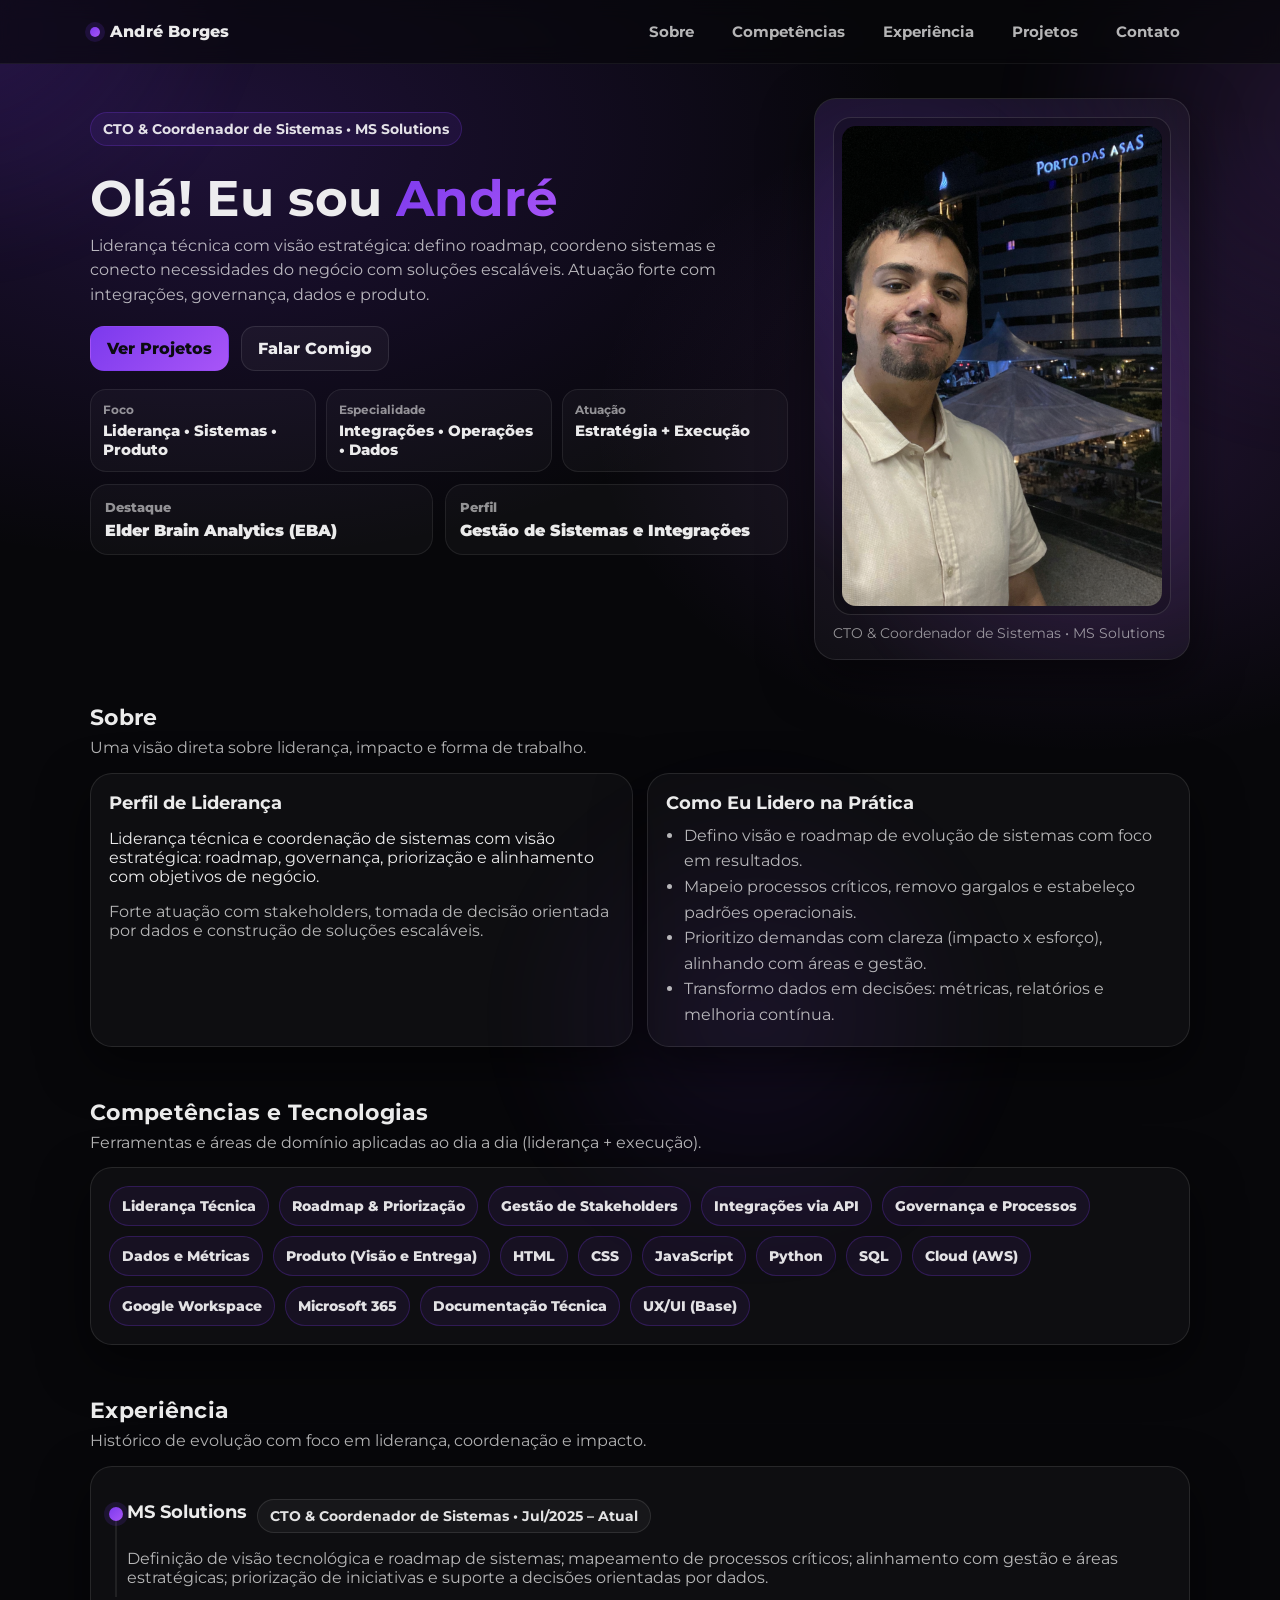
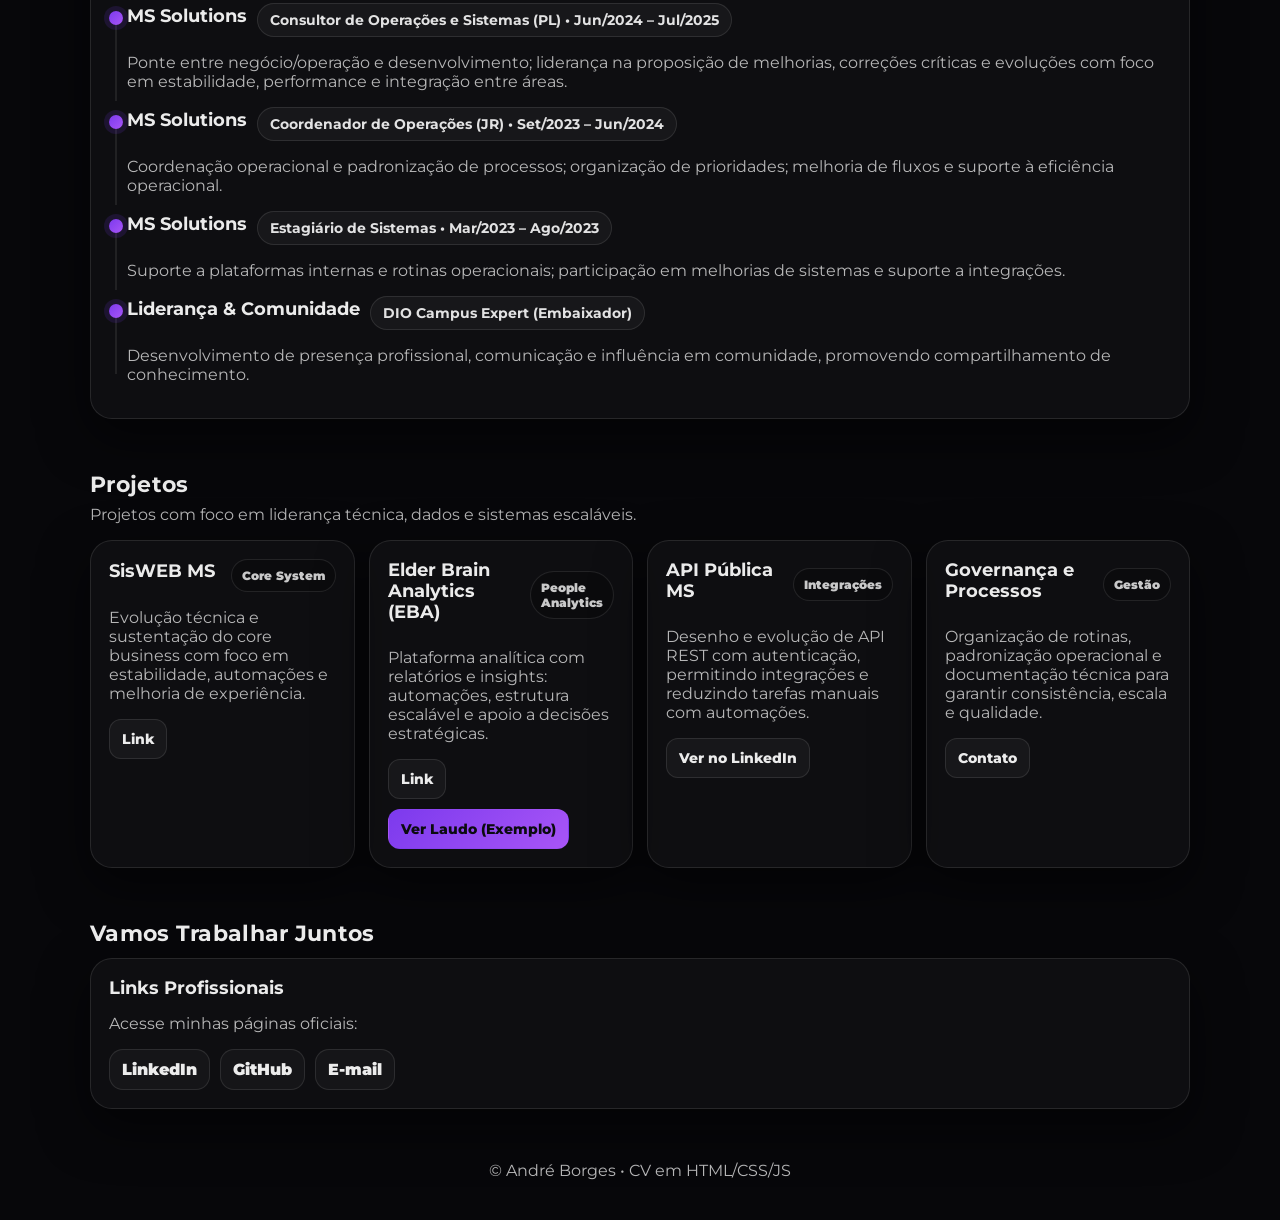
<file: index.html>
<!doctype html>
<html lang="pt-br">
<head>
  <meta charset="utf-8" />
  <meta name="viewport" content="width=device-width, initial-scale=1" />
  <title>André Borges | CV</title>

  <link rel="preconnect" href="https://fonts.googleapis.com">
  <link rel="preconnect" href="https://fonts.gstatic.com" crossorigin>
  <link href="https://fonts.googleapis.com/css2?family=Montserrat:wght@400;500;600;700;800&display=swap" rel="stylesheet">
  <link rel="stylesheet" href="styles.css" />
  <script src="main.js"></script>

</head>

<body>
  <div class="bg-glow" aria-hidden="true"></div>

  <!-- Navbar -->
  <header class="nav">
    <div class="container nav__inner">
      <a class="brand" href="#top">
        <span class="brand__dot"></span>
        <span>André Borges</span>
      </a>

      <nav class="menu" aria-label="Navegação">
        <a href="#sobre">Sobre</a>
        <a href="#competencias">Competências</a>
        <a href="#experiencia">Experiência</a>
        <a href="#projetos">Projetos</a>
        <a href="#contato">Contato</a>
      </nav>

      <button class="hamburger" id="hamburger" aria-label="Abrir menu" aria-expanded="false">
        <span></span><span></span><span></span>
      </button>
    </div>

    <div class="mobile" id="mobileMenu" aria-label="Menu mobile">
      <a href="#sobre">Sobre</a>
      <a href="#competencias">Competências</a>
      <a href="#experiencia">Experiência</a>
      <a href="#projetos">Projetos</a>
      <a href="#contato">Contato</a>
    </div>
  </header>

  <main id="top" class="container">

    <!-- Hero -->
    <section class="hero">
      <div class="hero__left">
        <p class="pill">CTO & Coordenador de Sistemas • MS Solutions</p>
        <h1>Olá! Eu sou <span class="accent">André</span></h1>

        <p class="subtitle">
          Liderança técnica com visão estratégica: defino roadmap, coordeno sistemas e conecto necessidades do negócio
          com soluções escaláveis. Atuação forte com integrações, governança, dados e produto.
        </p>

        <div class="cta">
          <a class="btn btn--primary" href="#projetos">Ver Projetos</a>
          <a class="btn btn--ghost" href="#contato">Falar Comigo</a>
        </div>

        <div class="meta">
          <div class="meta__item">
            <span class="meta__label">Foco</span>
            <span class="meta__value">Liderança • Sistemas • Produto</span>
          </div>
          <div class="meta__item">
            <span class="meta__label">Especialidade</span>
            <span class="meta__value">Integrações • Operações • Dados</span>
          </div>
          <div class="meta__item">
            <span class="meta__label">Atuação</span>
            <span class="meta__value">Estratégia + Execução</span>
          </div>
        </div>

        <!-- ✅ mini-cards movidos para BAIXO do meta -->
        <div class="mini-cards mini-cards--left">
          <div class="mini-card">
            <p class="mini-card__title">Destaque</p>
            <p class="mini-card__text">Elder Brain Analytics (EBA)</p>
          </div>

          <div class="mini-card">
            <p class="mini-card__title">Perfil</p>
            <p class="mini-card__text">Gestão de Sistemas e Integrações</p>
          </div>
        </div>
      </div>

      <div class="hero__right">
        <div class="avatar">
          <div class="avatar__ring"></div>

          <div class="avatar__face" aria-label="Foto do André">
            <!-- ✅ caminho relativo -->
            <img src="assets/foto-andre.png" alt="Foto do André" class="avatar__img">
          </div>

          <p class="avatar__hint">CTO & Coordenador de Sistemas • MS Solutions</p>
        </div>
      </div>
    </section>

    <!-- Sobre -->
    <section id="sobre" class="section">
      <div class="section__head">
        <h2>Sobre</h2>
        <p>Uma visão direta sobre liderança, impacto e forma de trabalho.</p>
      </div>

      <div class="grid-2">
        <div class="card">
          <h3>Perfil de Liderança</h3>
          <p>
            Liderança técnica e coordenação de sistemas com visão estratégica: roadmap, governança, priorização e
            alinhamento com objetivos de negócio.
          </p>
          <p class="muted">
            Forte atuação com stakeholders, tomada de decisão orientada por dados e construção de soluções escaláveis.
          </p>
        </div>

        <div class="card">
          <h3>Como Eu Lidero na Prática</h3>
          <ul class="list">
            <li>Defino visão e roadmap de evolução de sistemas com foco em resultados.</li>
            <li>Mapeio processos críticos, removo gargalos e estabeleço padrões operacionais.</li>
            <li>Prioritizo demandas com clareza (impacto x esforço), alinhando com áreas e gestão.</li>
            <li>Transformo dados em decisões: métricas, relatórios e melhoria contínua.</li>
          </ul>
        </div>
      </div>
    </section>

    <!-- Competências -->
    <section id="competencias" class="section">
      <div class="section__head">
        <h2>Competências e Tecnologias</h2>
        <p>Ferramentas e áreas de domínio aplicadas ao dia a dia (liderança + execução).</p>
      </div>

      <div class="card">
        <div class="tags">
          <span class="tag">Liderança Técnica</span>
          <span class="tag">Roadmap & Priorização</span>
          <span class="tag">Gestão de Stakeholders</span>
          <span class="tag">Integrações via API</span>
          <span class="tag">Governança e Processos</span>
          <span class="tag">Dados e Métricas</span>
          <span class="tag">Produto (Visão e Entrega)</span>
          <span class="tag">HTML</span>
          <span class="tag">CSS</span>
          <span class="tag">JavaScript</span>
          <span class="tag">Python</span>
          <span class="tag">SQL</span>
          <span class="tag">Cloud (AWS)</span>
          <span class="tag">Google Workspace</span>
          <span class="tag">Microsoft 365</span>
          <span class="tag">Documentação Técnica</span>
          <span class="tag">UX/UI (Base)</span>
        </div>
      </div>
    </section>

    <!-- Experiência -->
    <section id="experiencia" class="section">
      <div class="section__head">
        <h2>Experiência</h2>
        <p>Histórico de evolução com foco em liderança, coordenação e impacto.</p>
      </div>

      <div class="card timeline">
        <div class="tl-item">
          <div class="tl-dot"></div>
          <div class="tl-content">
            <div class="tl-top">
              <h3>MS Solutions</h3>
              <span class="pill pill--soft">CTO & Coordenador de Sistemas • Jul/2025 – Atual</span>
            </div>
            <p class="muted">
              Definição de visão tecnológica e roadmap de sistemas; mapeamento de processos críticos; alinhamento com
              gestão e áreas estratégicas; priorização de iniciativas e suporte a decisões orientadas por dados.
            </p>
          </div>
        </div>

        <div class="tl-item">
          <div class="tl-dot"></div>
          <div class="tl-content">
            <div class="tl-top">
              <h3>MS Solutions</h3>
              <span class="pill pill--soft">Consultor de Operações e Sistemas (PL) • Jun/2024 – Jul/2025</span>
            </div>
            <p class="muted">
              Ponte entre negócio/operação e desenvolvimento; liderança na proposição de melhorias, correções críticas e
              evoluções com foco em estabilidade, performance e integração entre áreas.
            </p>
          </div>
        </div>

        <div class="tl-item">
          <div class="tl-dot"></div>
          <div class="tl-content">
            <div class="tl-top">
              <h3>MS Solutions</h3>
              <span class="pill pill--soft">Coordenador de Operações (JR) • Set/2023 – Jun/2024</span>
            </div>
            <p class="muted">
              Coordenação operacional e padronização de processos; organização de prioridades; melhoria de fluxos e suporte
              à eficiência operacional.
            </p>
          </div>
        </div>

        <div class="tl-item">
          <div class="tl-dot"></div>
          <div class="tl-content">
            <div class="tl-top">
              <h3>MS Solutions</h3>
              <span class="pill pill--soft">Estagiário de Sistemas • Mar/2023 – Ago/2023</span>
            </div>
            <p class="muted">
              Suporte a plataformas internas e rotinas operacionais; participação em melhorias de sistemas e suporte a integrações.
            </p>
          </div>
        </div>

        <div class="tl-item">
          <div class="tl-dot"></div>
          <div class="tl-content">
            <div class="tl-top">
              <h3>Liderança & Comunidade</h3>
              <span class="pill pill--soft">DIO Campus Expert (Embaixador)</span>
            </div>
            <p class="muted">
              Desenvolvimento de presença profissional, comunicação e influência em comunidade, promovendo compartilhamento de conhecimento.
            </p>
          </div>
        </div>
      </div>
    </section>

    <!-- Projetos -->
    <section id="projetos" class="section">
      <div class="section__head">
        <h2>Projetos</h2>
        <p>Projetos com foco em liderança técnica, dados e sistemas escaláveis.</p>
      </div>

      <div class="projects">
        <article class="project card">
          <div class="project__top">
            <h3>SisWEB MS</h3>
            <span class="badge">Core System</span>
          </div>
          <p class="muted">
            Evolução técnica e sustentação do core business com foco em estabilidade, automações e melhoria de experiência.
          </p>
          <div class="project__actions">
            <a class="btn btn--ghost btn--sm" href="https://www.areadoclientems.com.br/login" target="_blank" rel="noreferrer">Link</a>
          </div>
        </article>

        <article class="project card">
          <div class="project__top">
            <h3>Elder Brain Analytics (EBA)</h3>
            <span class="badge">People Analytics</span>
          </div>
          <p class="muted">
            Plataforma analítica com relatórios e insights: automações, estrutura escalável e apoio a decisões estratégicas.
          </p>
          <div class="project__actions">
            <a class="btn btn--ghost btn--sm" href="https://elderbrainanalytics.cloud" target="_blank" rel="noreferrer">Link</a>

            <!-- ✅ caminho relativo (corrige Cannot GET /cv-site/...) -->
            <a class="btn btn--primary btn--sm" href="assets/laudo_eba_exemplo.pdf" target="_blank" rel="noreferrer">
              Ver Laudo (Exemplo)
            </a>
          </div>
        </article>

        <article class="project card">
          <div class="project__top">
            <h3>API Pública MS</h3>
            <span class="badge">Integrações</span>
          </div>
          <p class="muted">
            Desenho e evolução de API REST com autenticação, permitindo integrações e reduzindo tarefas manuais com automações.
          </p>
          <div class="project__actions">
            <a class="btn btn--ghost btn--sm" href="https://www.linkedin.com/in/andre-de-lima-miranda-borges/" target="_blank" rel="noreferrer">
              Ver no LinkedIn
            </a>
          </div>
        </article>

        <article class="project card">
          <div class="project__top">
            <h3>Governança e Processos</h3>
            <span class="badge">Gestão</span>
          </div>
          <p class="muted">
            Organização de rotinas, padronização operacional e documentação técnica para garantir consistência, escala e qualidade.
          </p>
          <div class="project__actions">
            <a class="btn btn--ghost btn--sm" href="#contato">Contato</a>
          </div>
        </article>
      </div>
    </section>

    <!-- Contato -->
    <section id="contato" class="section">
    <div class="section__head">
        <h2>Vamos Trabalhar Juntos</h2>
    </div>

  <!-- Links -->
        <div class="card">
        <h3>Links Profissionais</h3>
        <p class="muted">Acesse minhas páginas oficiais:</p>

        <div class="social">
            <a class="social__item" href="https://www.linkedin.com/in/andre-de-lima-miranda-borges/" target="_blank" rel="noreferrer">LinkedIn</a>
            <a class="social__item" href="https://github.com/andredelimamborges?tab=repositories" target="_blank" rel="noreferrer">GitHub</a>

            <!-- ✅ e-mail correto -->
            <a class="social__item" href="mailto:andre77llmb@gmail.com">E-mail</a>
        </div>
        </div>
    </div>
    </section>
     
    <footer class="footer">
      <span class="muted">© <span id="year"></span> André Borges • CV em HTML/CSS/JS</span>
    </footer>
  </main>

  <!-- ✅ seu arquivo é main.js -->
  <script src="main.js"></script>
</body>
</html>
</file>
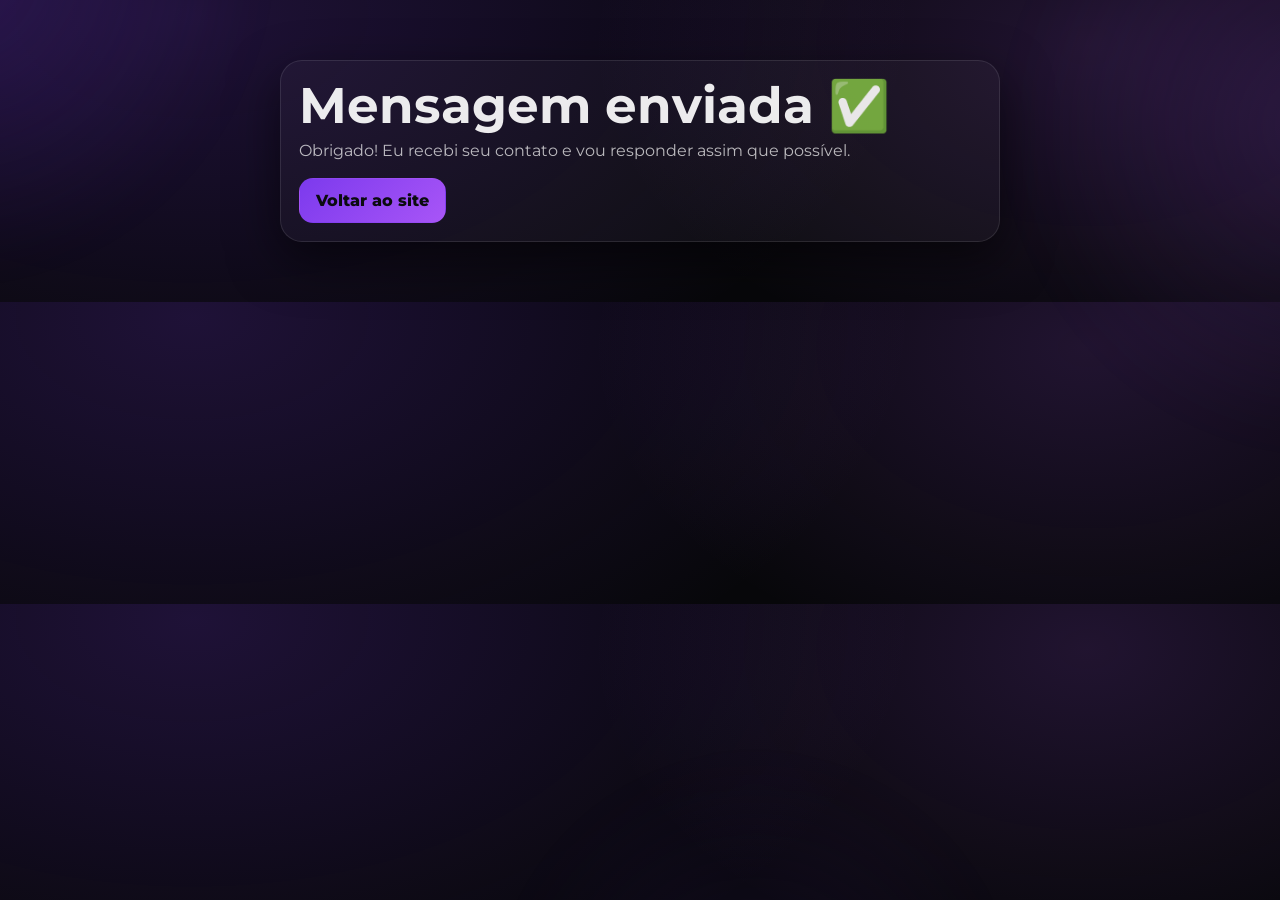
<file: thanks.html>
<!doctype html>
<html lang="pt-br">
<head>
  <meta charset="utf-8" />
  <meta name="viewport" content="width=device-width, initial-scale=1" />
  <title>Mensagem enviada</title>
  <link rel="preconnect" href="https://fonts.googleapis.com">
  <link rel="preconnect" href="https://fonts.gstatic.com" crossorigin>
  <link href="https://fonts.googleapis.com/css2?family=Montserrat:wght@600;800&display=swap" rel="stylesheet">
  <link rel="stylesheet" href="styles.css" />
</head>
<body>
  <div class="bg-glow" aria-hidden="true"></div>

  <main class="container" style="padding: 60px 0;">
    <section class="card" style="max-width: 720px; margin: 0 auto;">
      <h1 style="margin:0 0 10px;">Mensagem enviada ✅</h1>
      <p class="muted" style="margin:0 0 18px;">
        Obrigado! Eu recebi seu contato e vou responder assim que possível.
      </p>
      <a class="btn btn--primary" href="index.html">Voltar ao site</a>
    </section>
  </main>
</body>
</html>
</file>
<file: styles.css>
:root{
  --bg:#07070a;
  --card:rgba(255,255,255,.04);
  --border:rgba(255,255,255,.10);
  --text:rgba(255,255,255,.92);
  --muted:rgba(255,255,255,.70);
  --purple:#7c3aed;
  --purple2:#a855f7;
  --shadow: 0 18px 50px rgba(0,0,0,.55);
}

*{ box-sizing:border-box; }
html{ scroll-behavior:smooth; }
body{
  margin:0;
  font-family: "Montserrat", system-ui, -apple-system, Segoe UI, Roboto, Arial, sans-serif;
  background: radial-gradient(1200px 700px at 15% 5%, rgba(124,58,237,.20), transparent 60%),
              radial-gradient(900px 600px at 85% 15%, rgba(168,85,247,.16), transparent 55%),
              var(--bg);
  color: var(--text);
}

.bg-glow{
  position: fixed;
  inset: -40%;
  background:
    radial-gradient(500px 500px at 20% 20%, rgba(124,58,237,.20), transparent 60%),
    radial-gradient(520px 520px at 80% 30%, rgba(168,85,247,.16), transparent 60%),
    radial-gradient(420px 420px at 55% 85%, rgba(124,58,237,.10), transparent 60%);
  filter: blur(30px);
  pointer-events:none;
  z-index:-1;
}

.container{
  width:min(1100px, 92%);
  margin: 0 auto;
}

/* Navbar */
.nav{
  position: sticky;
  top:0;
  z-index: 50;
  backdrop-filter: blur(10px);
  background: rgba(7,7,10,.65);
  border-bottom: 1px solid rgba(255,255,255,.06);
}
.nav__inner{
  display:flex;
  align-items:center;
  justify-content:space-between;
  padding: 14px 0;
}
.brand{
  display:flex;
  align-items:center;
  gap:10px;
  text-decoration:none;
  color: var(--text);
  font-weight:800;
  letter-spacing:.2px;
}
.brand__dot{
  width:10px;height:10px;border-radius:999px;
  background: linear-gradient(135deg, var(--purple), var(--purple2));
  box-shadow: 0 0 0 5px rgba(124,58,237,.15);
}
.menu{
  display:flex;
  gap:18px;
}
.menu a{
  color: var(--muted);
  text-decoration:none;
  font-weight:700;
  font-size: .95rem;
  padding: 8px 10px;
  border-radius: 10px;
}
.menu a:hover{ color: var(--text); background: rgba(255,255,255,.05); }

.hamburger{
  display:none;
  background: transparent;
  border: 1px solid rgba(255,255,255,.10);
  border-radius: 12px;
  padding: 10px;
  cursor:pointer;
}
.hamburger span{
  display:block;
  width:20px; height:2px;
  background: rgba(255,255,255,.85);
  margin:4px 0;
  border-radius:999px;
}

.mobile{
  display:none;
  flex-direction:column;
  gap:10px;
  padding: 10px 0 16px;
  border-top: 1px solid rgba(255,255,255,.06);
}
.mobile a{
  color: var(--muted);
  text-decoration:none;
  font-weight:700;
  padding: 10px 14px;
  border-radius: 12px;
}
.mobile a:hover{ background: rgba(255,255,255,.05); color: var(--text); }

/* Hero */
.hero{
  display:grid;
  grid-template-columns: 1.35fr .65fr;
  gap: 26px;
  padding: 34px 0 18px;
  align-items:start;
}

.pill{
  display:inline-flex;
  align-items:center;
  gap:8px;
  padding: 8px 12px;
  border-radius: 999px;
  border: 1px solid rgba(124,58,237,.25);
  background: rgba(124,58,237,.10);
  color: rgba(255,255,255,.88);
  font-weight:700;
  font-size:.86rem;
}

h1{
  font-size: clamp(2.2rem, 4vw, 3.1rem);
  margin: 12px 0 10px;
  line-height:1.05;
}
.accent{
  background: linear-gradient(135deg, var(--purple), var(--purple2));
  -webkit-background-clip: text;
  background-clip:text;
  color: transparent;
}
.subtitle{
  color: var(--muted);
  max-width: 60ch;
  line-height:1.55;
  margin: 0 0 18px;
}

.cta{
  display:flex;
  gap:12px;
  flex-wrap:wrap;
  margin-bottom: 18px;
}

.btn{
  display:inline-flex;
  justify-content:center;
  align-items:center;
  gap:8px;
  padding: 12px 16px;
  border-radius: 14px;
  font-weight:800;
  text-decoration:none;
  border: 1px solid transparent;
  cursor:pointer;
  transition: transform .12s ease, background .12s ease, border .12s ease, opacity .12s ease;
}
.btn:active{ transform: translateY(1px); }

.btn--primary{
  background: linear-gradient(135deg, var(--purple), var(--purple2));
  color: #0b0b10;
}
.btn--primary:hover{ opacity:.92; }

.btn--ghost{
  background: rgba(255,255,255,.04);
  border-color: rgba(255,255,255,.10);
  color: var(--text);
}
.btn--ghost:hover{ background: rgba(255,255,255,.06); }

.btn--sm{
  padding: 10px 12px;
  border-radius: 12px;
  font-weight:800;
  font-size:.9rem;
}

.meta{
  display:grid;
  grid-template-columns: repeat(3, 1fr);
  gap: 10px;
}
.meta__item{
  padding: 12px 12px;
  border-radius: 16px;
  border: 1px solid rgba(255,255,255,.08);
  background: rgba(255,255,255,.03);
}
.meta__label{
  display:block;
  font-size:.78rem;
  color: rgba(255,255,255,.55);
  margin-bottom:4px;
  font-weight:700;
}
.meta__value{
  font-weight:800;
  font-size:.92rem;
}

.hero__right{
  display:flex;
  flex-direction:column;
  gap: 14px;
  align-items: flex-start;
}

.avatar{
  position:relative;
  padding: 18px;
  border-radius: 22px;
  border: 1px solid rgba(255,255,255,.10);
  background: rgba(255,255,255,.03);
  box-shadow: var(--shadow);
  overflow:hidden;
}
.avatar__ring{
  position:absolute;
  inset:-70px;
  background: radial-gradient(circle at 30% 30%, rgba(124,58,237,.25), transparent 55%),
              radial-gradient(circle at 70% 60%, rgba(168,85,247,.18), transparent 55%);
  filter: blur(10px);
}

/* ✅ container ajusta ao tamanho da imagem */
.avatar__face{
  position: relative;
  display: inline-flex;
  align-items: center;
  justify-content: center;
  width: fit-content;
  height: fit-content;
  padding: 8px;
  border-radius: 18px;
  overflow: hidden;
  border: 1px solid rgba(255,255,255,.12);
  background: rgba(0,0,0,.22);
}

/* ✅ foto inteira (sem cortes) */
.avatar__img{
  display:block;
  width: clamp(220px, 28vw, 320px);
  height: auto;
  object-fit: contain;
  border-radius: 14px;
}

.avatar__hint{
  position:relative;
  margin: 10px 0 0;
  color: rgba(255,255,255,.55);
  font-size:.85rem;
}

/* Mini-cards */
.mini-cards{
  display:grid;
  grid-template-columns: 1fr;
  gap: 12px;
}
.mini-card{
  padding: 14px;
  border-radius: 18px;
  border: 1px solid rgba(255,255,255,.08);
  background: rgba(255,255,255,.03);
}
.mini-card__title{
  margin:0;
  color: rgba(255,255,255,.55);
  font-weight:800;
  font-size:.82rem;
}
.mini-card__text{
  margin:6px 0 0;
  font-weight:900;
}

/* ✅ mini-cards na esquerda (abaixo do meta) em 2 colunas */
.mini-cards--left{
  margin-top: 12px;
  grid-template-columns: repeat(2, minmax(0, 1fr));
}

.section{
  padding: 26px 0;
}
.section__head{
  margin-bottom: 12px;
}
.section__head h2{
  margin:0 0 6px;
  font-size: 1.35rem;
  letter-spacing:.3px;
}
.section__head p{
  margin:0;
  color: var(--muted);
  line-height:1.55;
}

.grid-2{
  display:grid;
  grid-template-columns: 1fr 1fr;
  gap: 14px;
}

.card{
  padding: 18px;
  border-radius: 22px;
  border: 1px solid rgba(255,255,255,.10);
  background: rgba(255,255,255,.03);
  box-shadow: var(--shadow);
}
.card h3{
  margin:0 0 10px;
  font-size: 1.1rem;
}
.muted{ color: var(--muted); }

.list{
  margin:0;
  padding-left: 18px;
  color: var(--muted);
  line-height:1.6;
}

.tags{
  display:flex;
  flex-wrap:wrap;
  gap:10px;
}
.tag{
  padding: 10px 12px;
  border-radius: 999px;
  border: 1px solid rgba(124,58,237,.25);
  background: rgba(124,58,237,.08);
  color: rgba(255,255,255,.88);
  font-weight:800;
  font-size:.88rem;
}

/* Timeline */
.timeline{ position:relative; }
.tl-item{
  position:relative;
  padding-left: 18px;
  margin: 14px 0;
}
.tl-item::before{
  content:"";
  position:absolute;
  left: 6px;
  top: 10px;
  bottom: -10px;
  width:2px;
  background: rgba(255,255,255,.08);
}
.tl-item:last-child::before{ bottom: 10px; }
.tl-dot{
  position:absolute;
  left: 0;
  top: 8px;
  width:14px; height:14px;
  border-radius:999px;
  background: linear-gradient(135deg, var(--purple), var(--purple2));
  box-shadow: 0 0 0 5px rgba(124,58,237,.14);
}
.tl-top{
  display:flex;
  gap:10px;
  align-items:center;
  flex-wrap:wrap;
}
.pill--soft{
  border-color: rgba(255,255,255,.10);
  background: rgba(255,255,255,.04);
}

/* Projects */
.projects{
  display:grid;
  grid-template-columns: repeat(4, 1fr);
  gap: 14px;
}
.project__top{
  display:flex;
  justify-content:space-between;
  align-items:center;
  gap:10px;
  margin-bottom: 8px;
}
.badge{
  padding: 8px 10px;
  border-radius: 999px;
  border: 1px solid rgba(255,255,255,.10);
  background: rgba(0,0,0,.22);
  color: rgba(255,255,255,.78);
  font-weight:900;
  font-size:.78rem;
}
.project__actions{
  display:flex;
  gap:10px;
  flex-wrap:wrap;
  margin-top: 12px;
}

/* Form */
.form label{
  display:block;
  margin-bottom: 12px;
}
.form span{
  display:block;
  font-weight:800;
  font-size:.9rem;
  margin-bottom: 6px;
  color: rgba(255,255,255,.85);
}
input, textarea{
  width:100%;
  padding: 12px 12px;
  border-radius: 14px;
  border: 1px solid rgba(255,255,255,.10);
  background: rgba(0,0,0,.22);
  color: var(--text);
  outline: none;
  font-family: inherit;
}
input:focus, textarea:focus{
  border-color: rgba(124,58,237,.45);
  box-shadow: 0 0 0 4px rgba(124,58,237,.14);
}

.social{
  display:flex;
  flex-wrap:wrap;
  gap:10px;
  margin-top: 10px;
}
.social__item{
  text-decoration:none;
  color: var(--text);
  font-weight:900;
  padding: 10px 12px;
  border-radius: 14px;
  border: 1px solid rgba(255,255,255,.10);
  background: rgba(255,255,255,.03);
}
.social__item:hover{ background: rgba(255,255,255,.06); }

.note{
  margin-top: 14px;
  padding: 12px;
  border-radius: 16px;
  border: 1px dashed rgba(124,58,237,.35);
  background: rgba(124,58,237,.06);
}

.footer{
  padding: 26px 0 40px;
  display:flex;
  justify-content:center;
  text-align:center;
}

/* Responsive */
@media (max-width: 980px){
  .projects{ grid-template-columns: repeat(2, 1fr); }
  .hero{ grid-template-columns: 1fr; }
  .meta{ grid-template-columns: 1fr; }
}
@media (max-width: 720px){
  .menu{ display:none; }
  .hamburger{ display:block; }
  .grid-2{ grid-template-columns: 1fr; }
  .projects{ grid-template-columns: 1fr; }
  .mini-cards--left{ grid-template-columns: 1fr; }
}
</file>
